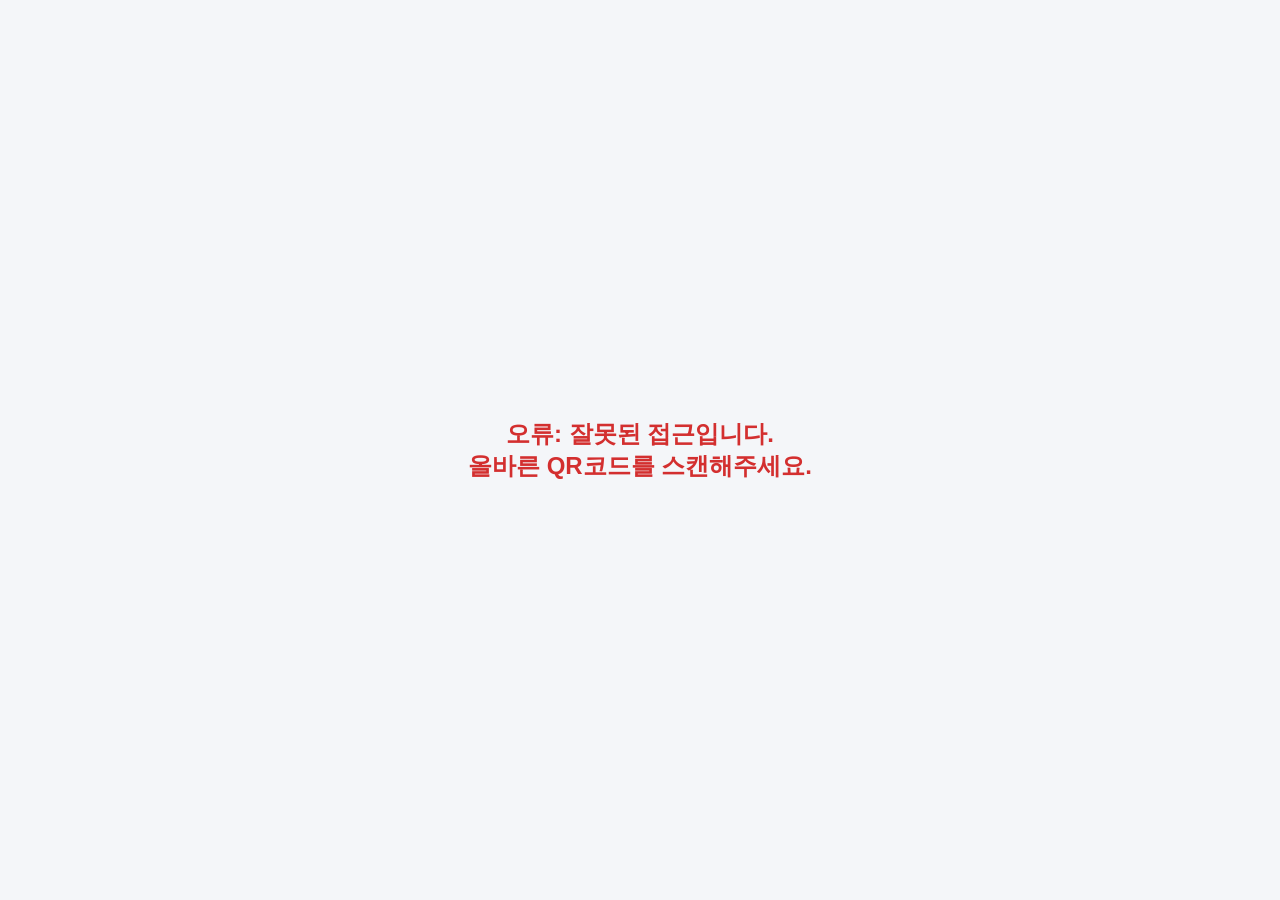
<file: index.html>
<!DOCTYPE html>
<html lang="ko">
<head>
    <meta charset="UTF-8">
    <meta name="viewport" content="width=device-width, initial-scale=1.0">
    <title>EasyQ 접속 중...</title>
    <style>
        body { margin: 0; display: flex; justify-content: center; align-items: center; height: 100vh; background-color: #f4f6f9; font-family: sans-serif; }
        .spinner { border: 4px solid #ddd; border-top: 4px solid #0047ab; border-radius: 50%; width: 40px; height: 40px; animation: spin 1s linear infinite; }
        @keyframes spin { 0% { transform: rotate(0deg); } 100% { transform: rotate(360deg); } }
    </style>
</head>
<body>
    <div class="spinner"></div>

    <script>
        // 1. URL 파라미터 분석
        const urlParams = new URLSearchParams(window.location.search);
        const type = urlParams.get('type'); // client, admin, rider
        const gasAppId = urlParams.get('id'); // 매장 고유 ID

        // ID가 없으면 에러 (잘못된 QR 스캔)
        if (!gasAppId) {
            document.body.innerHTML = "<h2 style='color:#d32f2f; text-align:center;'>오류: 잘못된 접근입니다.<br>올바른 QR코드를 스캔해주세요.</h2>";
        } else {
            // 2. 타입에 따라 알맞은 폴더로 자동 이동 (Redirect)
            let targetUrl = '';
            
            if (type === 'admin') {
                targetUrl = `/src/admin/index.html?id=${gasAppId}`;
            } else if (type === 'rider') {
                targetUrl = `/src/client/rider.html?id=${gasAppId}`;
            } else {
                // type 파라미터가 없거나 client인 경우 (기본값 = 홀 손님)
                targetUrl = `/src/client/index.html?id=${gasAppId}`;
            }

            // 흔적 없이 주소 이동 (뒤로 가기 방지)
            window.location.replace(targetUrl);
        }
    </script>
</body>
</html>
</file>
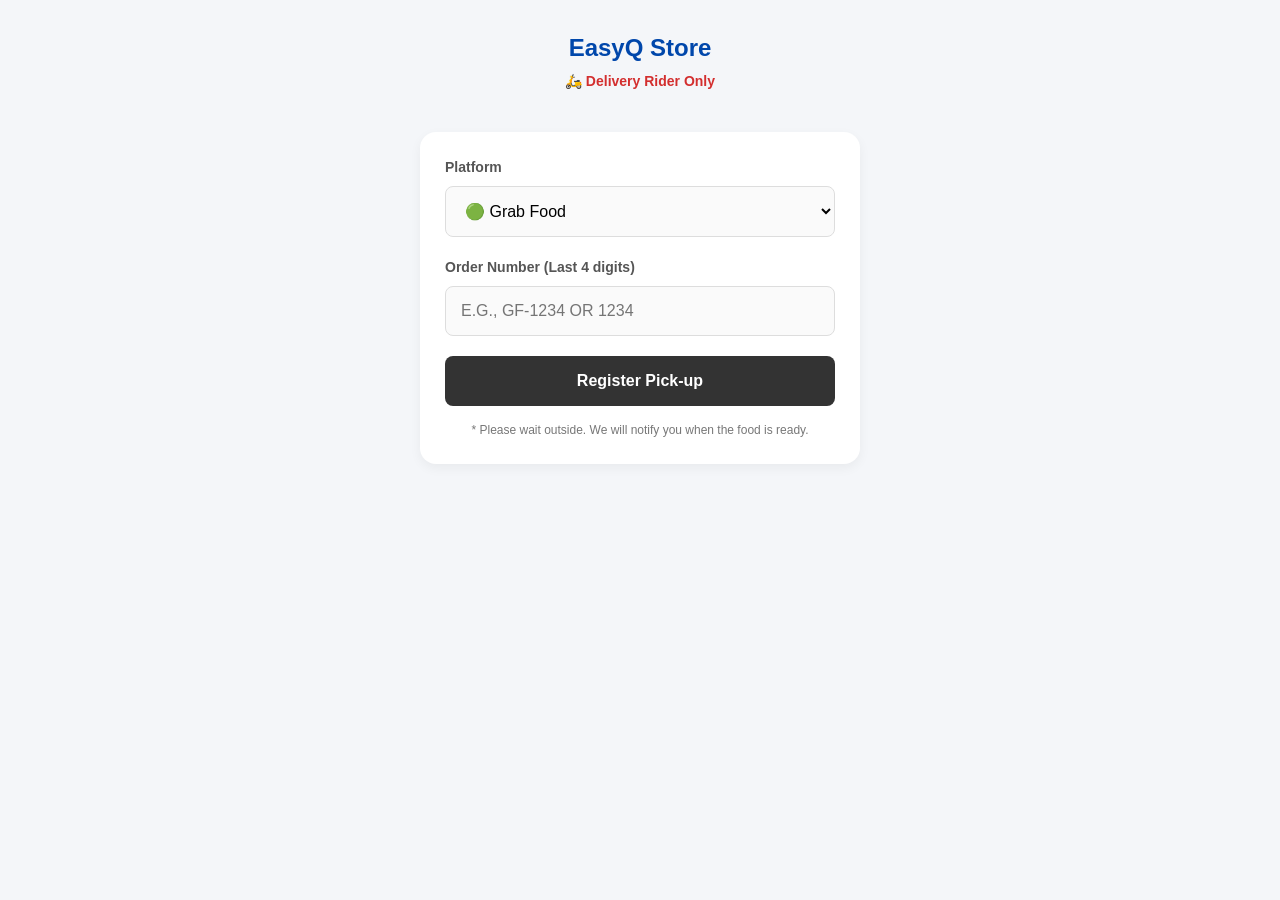
<file: src/client/rider.html>
<!DOCTYPE html>
<html lang="en">
<head>
    <meta charset="UTF-8">
    <meta name="viewport" content="width=device-width, initial-scale=1.0, maximum-scale=1.0, user-scalable=no">
    <title>EasyQ - Rider Pick-up</title>
    <link rel="stylesheet" href="style.css">
    <meta name="theme-color" content="#333333">
</head>
<body>
    <audio id="alert-sound" src="../../public/dingdong.mp3" preload="auto"></audio>
    <div class="container">
        <header>
            <h1 id="shop-name" data-i18n="title">EasyQ Restaurant</h1>
            <p class="subtitle" style="color: #d32f2f; font-weight: bold;" data-i18n="subtitle">🛵 Delivery Rider Only</p>
        </header>

        <div id="register-section" class="section">
            
            <div class="input-group">
                <label for="platform" data-i18n="platformLabel">Platform (배달앱)</label>
                <select id="platform" style="width: 100%; padding: 15px; font-size: 16px; border: 1px solid #ddd; border-radius: 8px; background-color: #fafafa;">
                    <option value="Grab">🟢 Grab Food</option>
                    <option value="Foodpanda">🐼 Foodpanda</option>
                    <option value="Lalamove">🟠 Lalamove</option>
                    <option value="Other" data-i18n="optionOther">기타 / Other</option>
                </select>
            </div>

            <div class="input-group">
                <label for="order-number" data-i18n="orderNumLabel">Order Number (주문번호 마지막 4자리)</label>
                <input type="text" id="order-number" data-i18n-placeholder="orderNumPlaceholder" placeholder="e.g., GF-1234 or 1234" autocomplete="off" style="text-transform: uppercase;">
            </div>

            <button id="btn-register" class="btn-primary" style="background-color: #333;" data-i18n="btnRegister">Register Pick-up</button>
            
            <p class="notice" data-i18n="notice">* Please wait outside. We will notify you when the food is ready.</p>
        </div>

        <div id="status-section" class="section hidden">
            <div class="status-card">
                <p class="status-label" data-i18n="statusLabel">Current Status</p>
                <div class="turn-number">
                    <span id="cooking-status" style="font-size: 30px; color: #ff9800;" data-i18n="cookingStatus">🍳 Preparing...</span>
                </div>
                <p id="status-message" class="status-message" style="color: #666;" data-i18n="statusMessageWait">조리 중입니다. 매장 밖에서 대기해주세요.</p>
            </div>

            <div class="info-group">
                <p><span data-i18n="infoPlatform">Platform:</span> <strong id="my-platform">Grab</strong></p>
                <p><span data-i18n="infoOrderNo">Order No:</span> <strong id="my-order-number">1234</strong></p>
            </div>

            <p class="final-notice" style="color: #d32f2f; font-weight: bold;" data-i18n="finalNotice">
                Do not enter the store yet.<br>Wait for the "READY" signal!
            </p>
        </div>
        
        <div id="loading" class="loading-overlay hidden">
            <div class="spinner"></div>
            <p data-i18n="loading">Processing...</p>
        </div>

    </div>

    <script src="https://js.pusher.com/8.0/pusher.min.js"></script>
    <script src="../shared/api.js"></script>
    <script src="../shared/pusher-setup.js"></script>
    <script src="rider.js"></script>
</body>
</html>
</file>
<file: src/client/style.css>
/* --- Global Styles --- */
:root {
    --primary-color: #0047ab; /* 세련된 블루 (신뢰감) */
    --bg-color: #f4f6f9;
    --text-color: #333;
    --card-bg: #ffffff;
    --notice-color: #777;
}

* {
    box-sizing: border-box;
    margin: 0;
    padding: 0;
    -webkit-tap-highlight-color: transparent; /* 모바일 터치 하이라이트 제거 */
}

body {
    font-family: -apple-system, BlinkMacSystemFont, "Segoe UI", Roboto, "Helvetica Neue", Arial, sans-serif;
    background-color: var(--bg-color);
    color: var(--text-color);
    line-height: 1.5;
    display: flex;
    justify-content: center;
    min-height: 100vh;
}

.container {
    width: 100%;
    max-width: 480px; /* 모바일 전용 폭 제한 */
    padding: 30px 20px;
    display: flex;
    flex-direction: column;
}

.hidden {
    display: none !important;
}

/* --- Header --- */
header {
    text-align: center;
    margin-bottom: 40px;
}

header h1 {
    font-size: 24px;
    color: var(--primary-color);
    font-weight: 800;
    word-break: keep-all; /* 매장명이 길어도 예쁘게 줄바꿈 */
}

.subtitle {
    font-size: 14px;
    color: var(--notice-color);
    margin-top: 5px;
}

/* --- Sections --- */
.section {
    background: var(--card-bg);
    padding: 25px;
    border-radius: 16px;
    box-shadow: 0 4px 12px rgba(0,0,0,0.05);
}

/* --- Input Group --- */
.input-group {
    margin-bottom: 20px;
}

.input-group label {
    display: block;
    font-size: 14px;
    font-weight: bold;
    margin-bottom: 8px;
    color: #555;
}

.input-group input {
    width: 100%;
    padding: 15px;
    font-size: 16px; /* 모바일에서 자동 줌 방지 최소 크기 */
    border: 1px solid #ddd;
    border-radius: 8px;
    background-color: #fafafa;
    transition: border-color 0.2s;
}

.input-group input:focus {
    outline: none;
    border-color: var(--primary-color);
    background-color: #fff;
}

/* --- Buttons --- */
.btn-primary {
    width: 100%;
    padding: 16px;
    font-size: 16px;
    font-weight: bold;
    color: white;
    background-color: var(--primary-color);
    border: none;
    border-radius: 8px;
    cursor: pointer;
    transition: background-color 0.2s;
}

.btn-primary:active {
    background-color: #003380; /* 터치 시 피드백 */
}

.notice, .final-notice {
    font-size: 12px;
    color: var(--notice-color);
    text-align: center;
    margin-top: 15px;
}

/* --- Status Section (카 스타일) --- */
.status-card {
    text-align: center;
    margin-bottom: 25px;
    padding-bottom: 20px;
    border-bottom: 1px solid #eee;
}

.status-label {
    font-size: 14px;
    color: #666;
}

.turn-number {
    font-size: 60px;
    font-weight: 800;
    color: var(--primary-color);
    margin: 10px 0;
}

.turn-number .unit {
    font-size: 20px;
    color: #333;
    margin-left: 5px;
}

.status-message {
    font-size: 14px;
    font-weight: bold;
    color: #d32f2f; /* 강조 색상 */
}

.info-group {
    font-size: 14px;
    text-align: center;
    margin-bottom: 20px;
}

.info-group p {
    margin-bottom: 5px;
}

/* --- Loading Overlay & Spinner --- */
.loading-overlay {
    position: fixed;
    top: 0; left: 0; width: 100%; height: 100%;
    background: rgba(255,255,255,0.9);
    display: flex;
    flex-direction: column;
    justify-content: center;
    align-items: center;
    z-index: 1000;
}

.spinner {
    border: 4px solid #f3f3f3;
    border-top: 4px solid var(--primary-color);
    border-radius: 50%;
    width: 40px;
    height: 40px;
    animation: spin 1s linear infinite;
    margin-bottom: 10px;
}

@keyframes spin {
    0% { transform: rotate(0deg); }
    100% { transform: rotate(360deg); }
}
</file>
